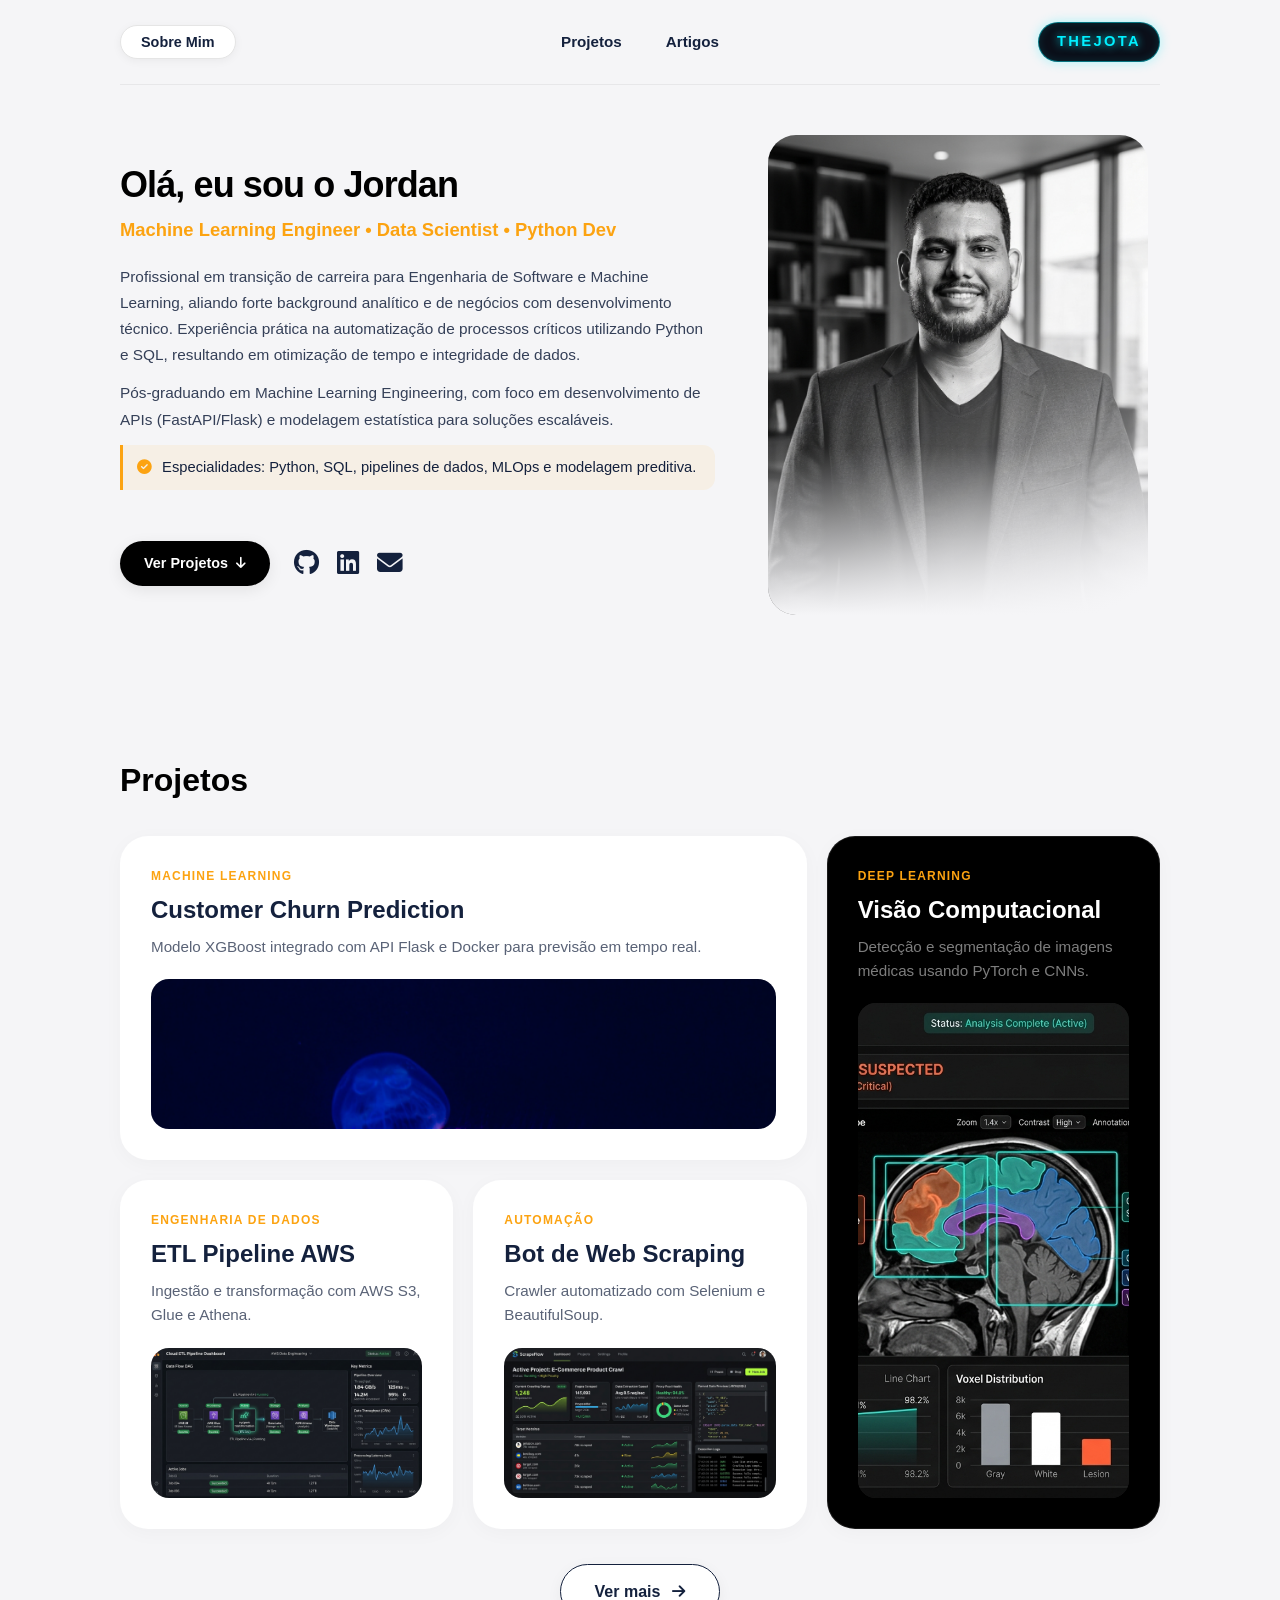
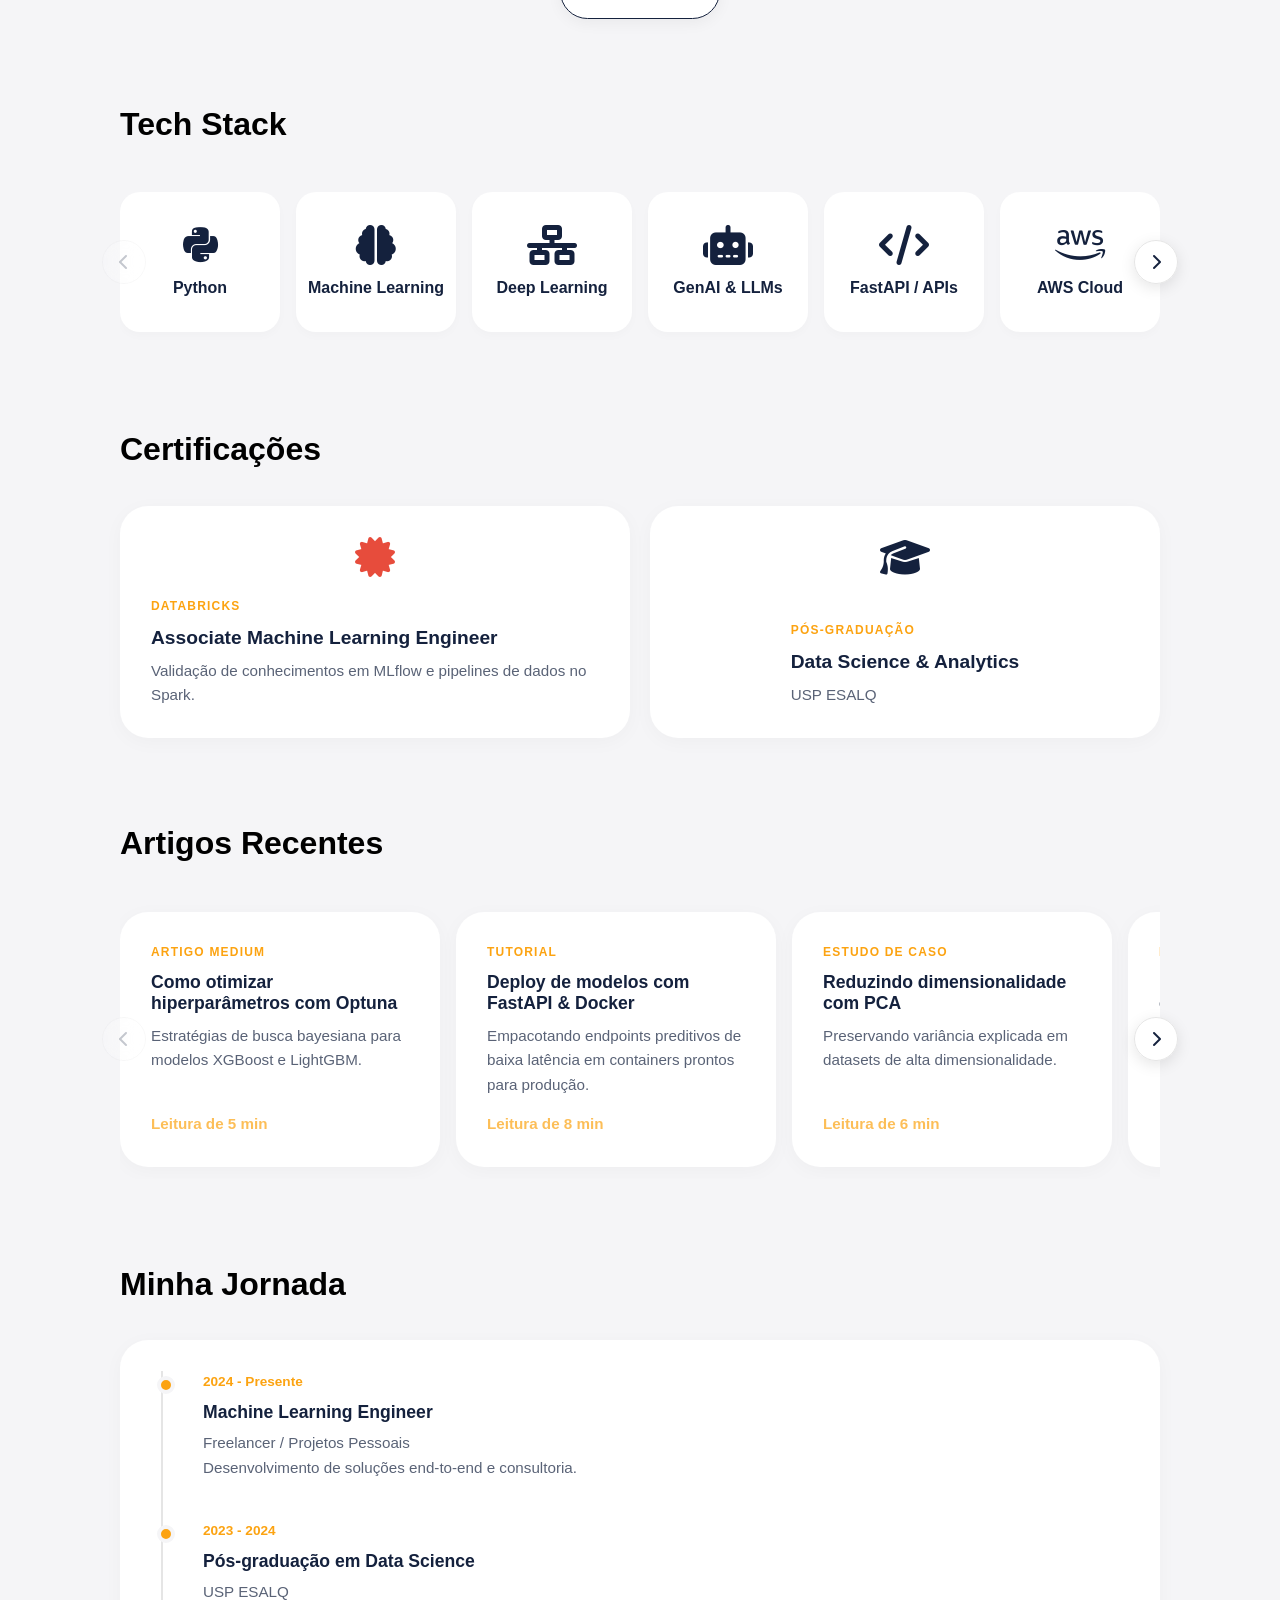
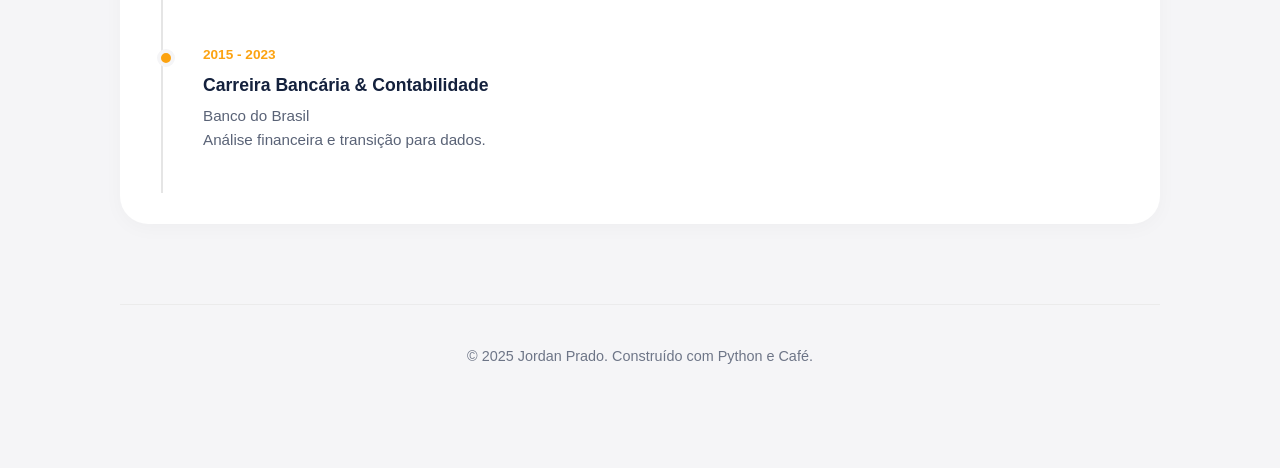
<file: index.html>
<!DOCTYPE html>
<html lang="pt-BR">
<head>
    <meta charset="UTF-8">
    <meta name="viewport" content="width=device-width, initial-scale=1.0">
    <title>Jordan | Portfólio | Machine Learning Engineer</title>
    <!-- <link rel="icon" href="https://github.com/ojotabe.png" type="image/png"> -->
    <link rel="icon" href="https://github.githubassets.com/favicons/favicon.png" type="image/png">
    <link rel="stylesheet" href="style.css">
    <link rel="stylesheet" href="https://cdnjs.cloudflare.com/ajax/libs/font-awesome/6.4.0/css/all.min.css">
</head>
<body>



    <div class="container">
        <nav class="nav-top">
            <div class="nav-left">
                <button class="btn-about" onclick="toggleModal()">Sobre Mim</button>
            </div>
            <div class="nav-center">
                <a href="#projetos" class="nav-link">Projetos</a>
                <a href="#artigos" class="nav-link">Artigos</a>
            </div>
            <div class="nav-right">
                <span class="logo-neon">THEJOTA</span>
            </div>
        </nav>

        <header class="hero" id="sobre">
            <div class="hero-content">
                <div class="hero-text">
                    <h1 class="hero-title">Olá, eu sou o Jordan</h1>
                    <p class="hero-role">Machine Learning Engineer • Data Scientist • Python Dev</p>
                    
                    <div class="hero-about">
                        <p>
                            Profissional em transição de carreira para Engenharia de Software e Machine Learning, aliando forte background analítico e de negócios com desenvolvimento técnico. Experiência prática na automatização de processos críticos utilizando Python e SQL, resultando em otimização de tempo e integridade de dados.
                        </p>
                        <p>
                            Pós-graduando em Machine Learning Engineering, com foco em desenvolvimento de APIs (FastAPI/Flask) e modelagem estatística para soluções escaláveis.
                        </p>
                        <p class="hero-highlight">
                            <i class="fas fa-check-circle"></i> Especialidades: Python, SQL, pipelines de dados, MLOps e modelagem preditiva.
                        </p>
                    </div>

                    <div class="hero-footer-row">
                        <a href="#projetos" class="btn-hero">Ver Projetos <i class="fas fa-arrow-down"></i></a>
                        <div class="social-links">
                            <a href="https://github.com/ojotabe" target="_blank" title="GitHub"><i class="fab fa-github"></i></a>
                            <a href="https://www.linkedin.com/in/jordanbprado/" target="_blank" title="LinkedIn"><i class="fab fa-linkedin"></i></a>
                            <a href="mailto:jordanprad@gmail.com" title="Email"><i class="fas fa-envelope"></i></a>
                        </div>
                    </div>
                </div>

                <div class="hero-media">
                    <div class="hero-image-card">
                        <img src="img/image_thejota.png" alt="Foto de Jordan Prado" class="hero-photo">
                        <div class="hero-photo-gradient"></div>
                    </div>
                </div>
            </div>
        </header>

        <div class="section-title" id="projetos">
            Projetos
        </div>
        
        <div class="bento-grid">
            <a href="projetos.html" class="card span-2">
                <div>
                    <div class="card-category">Machine Learning</div>
                    <div class="card-title">Customer Churn Prediction</div>
                    <div class="card-desc">Modelo XGBoost integrado com API Flask e Docker para previsão em tempo real.</div>
                </div>
                <div class="project-visual">
                    <img src="img/projeto-churn.png" alt="Dashboard do Projeto Customer Churn">
                </div>
            </a>

            <a href="projetos.html" class="card row-2 card-dark">
                <div>
                    <div class="card-category">Deep Learning</div>
                    <div class="card-title">Visão Computacional</div>
                    <div class="card-desc">Detecção e segmentação de imagens médicas usando PyTorch e CNNs.</div>
                </div>
                <div class="project-visual" style="height: 100%;">
                    <img src="img/projeto-visao-computacional.png" alt="Dashboard de Visão Computacional Médica">
                </div>
            </a>

            <a href="projetos.html" class="card">
                <div>
                    <div class="card-category">Engenharia de Dados</div>
                    <div class="card-title">ETL Pipeline AWS</div>
                    <div class="card-desc">Ingestão e transformação com AWS S3, Glue e Athena.</div>
                </div>
                <div class="project-visual">
                    <img src="img/projeto-etl-aws.png" alt="Pipeline de Dados AWS">
                </div>
            </a>

            <a href="projetos.html" class="card">
                <div>
                    <div class="card-category">Automação</div>
                    <div class="card-title">Bot de Web Scraping</div>
                    <div class="card-desc">Crawler automatizado com Selenium e BeautifulSoup.</div>
                </div>
                <div class="project-visual">
                    <img src="img/projeto-web-scraping.png" alt="Bot de Automação e Scraping">
                </div>
            </a>
        </div>

        <div class="projects-actions">
            <a href="projetos.html" class="btn-ver-mais">
                <span>Ver mais</span>
                <i class="fas fa-arrow-right"></i>
            </a>
        </div>

        <div class="section-title">Tech Stack</div>
        <div class="carousel-container">
            <button class="carousel-arrow prev" id="stack-prev" aria-label="Tecnologia anterior">
                <i class="fas fa-chevron-left"></i>
            </button>
            <div class="carousel-track" id="stack-track">
                <a href="pagina-projetos-ml.html" class="stack-card">
                    <div class="stack-content"> 
                        <i class="fab fa-python stack-icon"></i>
                        <span class="stack-label">Python</span>
                    </div>
                    <span class="stack-hover-text">Ver projetos</span>
                </a>

                <a href="pagina-projetos-ml.html" class="stack-card">
                    <div class="stack-content"> 
                        <i class="fas fa-brain stack-icon"></i>
                        <span class="stack-label">Machine Learning</span>
                    </div>
                    <span class="stack-hover-text">Ver projetos</span>
                </a>

                <a href="pagina-projetos-dl.html" class="stack-card">
                    <div class="stack-content">
                        <i class="fas fa-network-wired stack-icon"></i>
                        <span class="stack-label">Deep Learning</span>
                    </div>
                    <span class="stack-hover-text">Ver projetos</span>
                </a>

                <a href="pagina-projetos-genai.html" class="stack-card">
                    <div class="stack-content">
                        <i class="fas fa-robot stack-icon"></i>
                        <span class="stack-label">GenAI & LLMs</span>
                    </div>
                    <span class="stack-hover-text">Ver projetos</span>
                </a>

                <a href="pagina-projetos-api.html" class="stack-card">
                    <div class="stack-content">
                        <i class="fas fa-code stack-icon"></i>
                        <span class="stack-label">FastAPI / APIs</span>
                    </div>
                    <span class="stack-hover-text">Ver projetos</span>
                </a>

                <a href="pagina-projetos-aws.html" class="stack-card">
                    <div class="stack-content">
                        <i class="fab fa-aws stack-icon"></i>
                        <span class="stack-label">AWS Cloud</span>
                    </div>
                    <span class="stack-hover-text">Ver projetos</span>
                </a>

                <a href="projetos.html" class="stack-card">
                    <div class="stack-content">
                        <i class="fab fa-docker stack-icon"></i>
                        <span class="stack-label">Docker</span>
                    </div>
                    <span class="stack-hover-text">Ver projetos</span>
                </a>

                <a href="projetos.html" class="stack-card">
                    <div class="stack-content">
                        <i class="fas fa-database stack-icon"></i>
                        <span class="stack-label">SQL & Bancos</span>
                    </div>
                    <span class="stack-hover-text">Ver projetos</span>
                </a>

                <a href="projetos.html" class="stack-card">
                    <div class="stack-content">
                        <i class="fas fa-fire stack-icon"></i>
                        <span class="stack-label">Databricks</span>
                    </div>
                    <span class="stack-hover-text">Ver projetos</span>
                </a>

                <a href="projetos.html" class="stack-card">
                    <div class="stack-content">
                        <i class="fas fa-cogs stack-icon"></i>
                        <span class="stack-label">MLOps</span>
                    </div>
                    <span class="stack-hover-text">Ver projetos</span>
                </a>

                <a href="https://github.com/ojotabe" target="_blank" class="stack-card">
                    <div class="stack-content">
                        <i class="fab fa-git-alt stack-icon"></i>
                        <span class="stack-label">Git & DevOps</span>
                    </div>
                    <span class="stack-hover-text">Ver projetos</span>
                </a>

                <a href="projetos.html" class="stack-card">
                    <div class="stack-content">
                        <i class="fas fa-microchip stack-icon"></i>
                        <span class="stack-label">PyTorch</span>
                    </div>
                    <span class="stack-hover-text">Ver projetos</span>
                </a>
            </div>
            <button class="carousel-arrow next" id="stack-next" aria-label="Próxima tecnologia">
                <i class="fas fa-chevron-right"></i>
            </button>
        </div>

        <div class="section-title">Certificações</div>
        <div class="bento-grid" style="grid-template-columns: 1fr 1fr;">
            <div class="card cert-card">
                <i class="fas fa-certificate cert-icon"></i>
                <div>
                    <div class="card-category">Databricks</div>
                    <div class="card-title" style="font-size: 1.2rem;">Associate Machine Learning Engineer</div>
                    <div class="card-desc">Validação de conhecimentos em MLflow e pipelines de dados no Spark.</div>
                </div>
            </div>
            <div class="card cert-card">
                <i class="fas fa-graduation-cap cert-icon" style="color: var(--text-main);"></i>
                <div>
                    <div class="card-category">Pós-Graduação</div>
                    <div class="card-title" style="font-size: 1.2rem;">Data Science & Analytics</div>
                    <div class="card-desc">USP ESALQ</div>
                </div>
            </div>
        </div>

        <div class="section-title" id="artigos">Artigos Recentes</div>
        <div class="carousel-container">
            <button class="carousel-arrow prev" id="articles-prev" aria-label="Artigo anterior">
                <i class="fas fa-chevron-left"></i>
            </button>
            <div class="carousel-track" id="articles-track">
                <a href="#" class="card article-card">
                    <div>
                        <div class="card-category">Artigo Medium</div>
                        <div class="card-title" style="font-size: 1.1rem;">Como otimizar hiperparâmetros com Optuna</div>
                        <div class="card-desc" style="margin-top: 10px;">Estratégias de busca bayesiana para modelos XGBoost e LightGBM.</div>
                    </div>
                    <div class="card-desc" style="font-weight: 600; color: var(--accent); margin-top: 15px;">Leitura de 5 min</div>
                </a>

                <a href="#" class="card article-card">
                    <div>
                        <div class="card-category">Tutorial</div>
                        <div class="card-title" style="font-size: 1.1rem;">Deploy de modelos com FastAPI & Docker</div>
                        <div class="card-desc" style="margin-top: 10px;">Empacotando endpoints preditivos de baixa latência em containers prontos para produção.</div>
                    </div>
                    <div class="card-desc" style="font-weight: 600; color: var(--accent); margin-top: 15px;">Leitura de 8 min</div>
                </a>

                <a href="#" class="card article-card">
                    <div>
                        <div class="card-category">Estudo de Caso</div>
                        <div class="card-title" style="font-size: 1.1rem;">Reduzindo dimensionalidade com PCA</div>
                        <div class="card-desc" style="margin-top: 10px;">Preservando variância explicada em datasets de alta dimensionalidade.</div>
                    </div>
                    <div class="card-desc" style="font-weight: 600; color: var(--accent); margin-top: 15px;">Leitura de 6 min</div>
                </a>

                <a href="#" class="card article-card">
                    <div>
                        <div class="card-category">MLOps</div>
                        <div class="card-title" style="font-size: 1.1rem;">Rastreamento e Governança com MLflow</div>
                        <div class="card-desc" style="margin-top: 10px;">Versionamento de experimentos, métricas e artefatos de modelos de Machine Learning.</div>
                    </div>
                    <div class="card-desc" style="font-weight: 600; color: var(--accent); margin-top: 15px;">Leitura de 7 min</div>
                </a>

                <a href="#" class="card article-card">
                    <div>
                        <div class="card-category">Engenharia de Dados</div>
                        <div class="card-title" style="font-size: 1.1rem;">Pipelines ETL com PySpark e Delta Lake</div>
                        <div class="card-desc" style="margin-top: 10px;">Boas práticas para transformações distribuídas na arquitetura Lakehouse.</div>
                    </div>
                    <div class="card-desc" style="font-weight: 600; color: var(--accent); margin-top: 15px;">Leitura de 9 min</div>
                </a>

                <a href="#" class="card article-card">
                    <div>
                        <div class="card-category">GenAI & LLMs</div>
                        <div class="card-title" style="font-size: 1.1rem;">Arquiteturas RAG Avançadas com LangChain</div>
                        <div class="card-desc" style="margin-top: 10px;">Técnicas de reranking e busca semântica para diminuir alucinações em aplicações com IA.</div>
                    </div>
                    <div class="card-desc" style="font-weight: 600; color: var(--accent); margin-top: 15px;">Leitura de 6 min</div>
                </a>
            </div>
            <button class="carousel-arrow next" id="articles-next" aria-label="Próximo artigo">
                <i class="fas fa-chevron-right"></i>
            </button>
        </div>

        <div class="section-title">Minha Jornada</div>
        <div class="card">
            <div class="timeline">
                <div class="timeline-item">
                    <div class="timeline-date">2024 - Presente</div>
                    <div class="timeline-role">Machine Learning Engineer</div>
                    <div class="timeline-company">Freelancer / Projetos Pessoais</div>
                    <p class="card-desc">Desenvolvimento de soluções end-to-end e consultoria.</p>
                </div>
                <div class="timeline-item">
                    <div class="timeline-date">2023 - 2024</div>
                    <div class="timeline-role">Pós-graduação em Data Science</div>
                    <div class="timeline-company">USP ESALQ</div>
                </div>
                <div class="timeline-item">
                    <div class="timeline-date">2015 - 2023</div>
                    <div class="timeline-role">Carreira Bancária & Contabilidade</div>
                    <div class="timeline-company">Banco do Brasil</div>
                    <p class="card-desc">Análise financeira e transição para dados.</p>
                </div>
            </div>
        </div>

        <footer>
            <p>&copy; 2025 Jordan Prado. Construído com Python e Café.</p>
        </footer>

    </div> <div class="modal-overlay" id="aboutModal">
        <div class="modal-content">
            <span class="close-modal" onclick="toggleModal()">&times;</span>
            <h2 style="margin-bottom: 15px;">Sobre Mim</h2>
            <p style="margin-bottom: 15px; color: #555;">
                Profissional em transição de carreira para Engenharia de Software e Machine Learning,
aliando forte background analítico e de negócios com desenvolvimento técnico. Experiência
prática na automatização de processos críticos utilizando Python e SQL, resultando em
otimização de tempo e integridade de dados. Pós-graduando em Machine Learning
Engineering, com foco em desenvolvimento de APIs (FastAPI/Flask), modelagem
estatística. Busco atuar desenvolvendo soluções escaláveis.

            </p>
            <p style="margin-bottom: 15px; color: #555;">
                Minhas especialidades incluem Python, SQL, construção de pipelines de dados e modelagem preditiva.
            </p>
            <p style="color: var(--accent); font-weight: 600;">
                Atualmente focado em Engenharia de Machine Learning e MLOps.
            </p>
        </div>
    </div>

    <script>
        function toggleModal() {
            const modal = document.getElementById('aboutModal');
            if (modal.style.display === 'flex') {
                modal.style.display = 'none';
            } else {
                modal.style.display = 'flex';
            }
        }

        // Fechar ao clicar fora do modal
        window.onclick = function(event) {
            const modal = document.getElementById('aboutModal');
            if (event.target == modal) {
                modal.style.display = 'none';
            }
        }

        // Navegabilidade dos Carrosséis (Tech Stack e Artigos)
        function initCarousel(trackId, prevBtnId, nextBtnId) {
            const track = document.getElementById(trackId);
            const prevBtn = document.getElementById(prevBtnId);
            const nextBtn = document.getElementById(nextBtnId);

            if (!track || !prevBtn || !nextBtn) return;

            function updateArrows() {
                const atStart = track.scrollLeft <= 5;
                const atEnd = track.scrollLeft + track.clientWidth >= track.scrollWidth - 5;
                prevBtn.classList.toggle('disabled', atStart);
                nextBtn.classList.toggle('disabled', atEnd);
            }

            prevBtn.addEventListener('click', () => {
                const scrollAmount = Math.max(220, track.clientWidth * 0.75);
                track.scrollBy({ left: -scrollAmount, behavior: 'smooth' });
            });

            nextBtn.addEventListener('click', () => {
                const scrollAmount = Math.max(220, track.clientWidth * 0.75);
                track.scrollBy({ left: scrollAmount, behavior: 'smooth' });
            });

            track.addEventListener('scroll', updateArrows, { passive: true });
            window.addEventListener('resize', updateArrows);
            updateArrows();
        }

        document.addEventListener('DOMContentLoaded', () => {
            initCarousel('stack-track', 'stack-prev', 'stack-next');
            initCarousel('articles-track', 'articles-prev', 'articles-next');
        });
    </script>

</body>
</html>
</file>
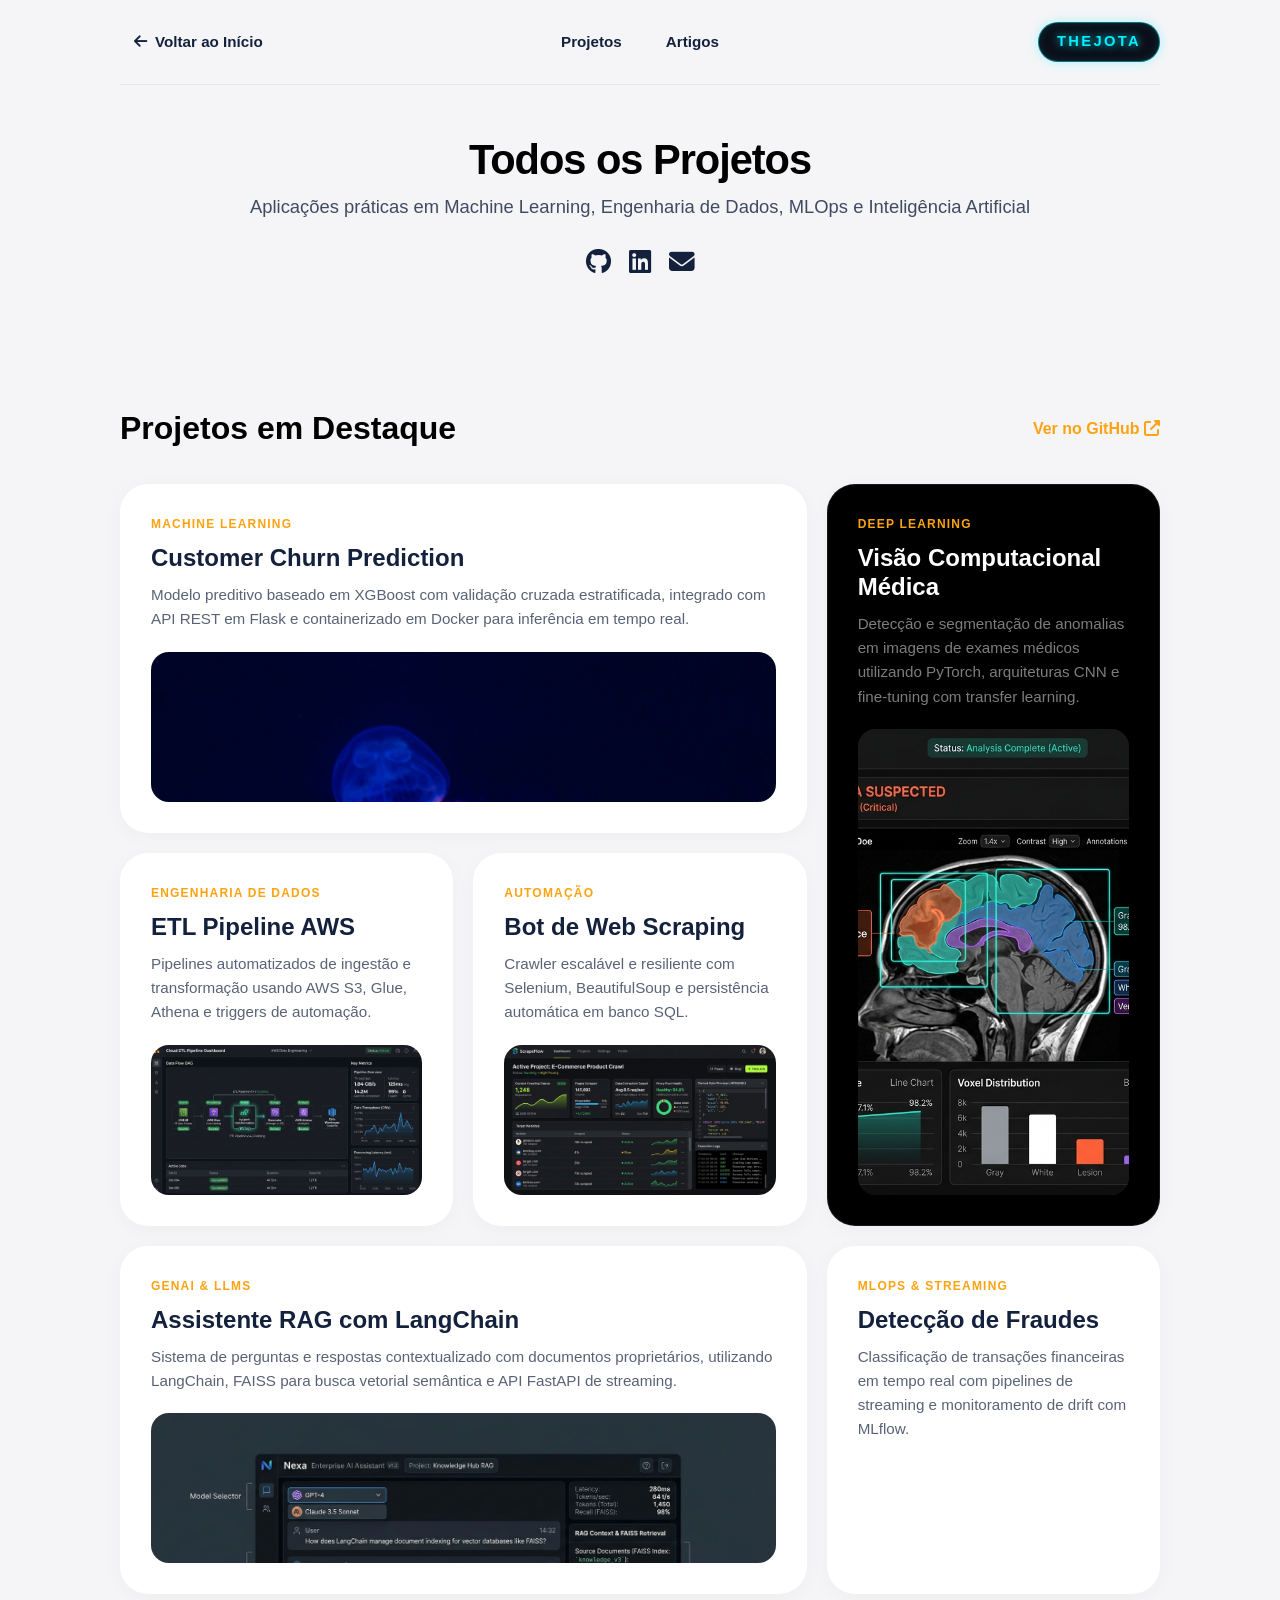
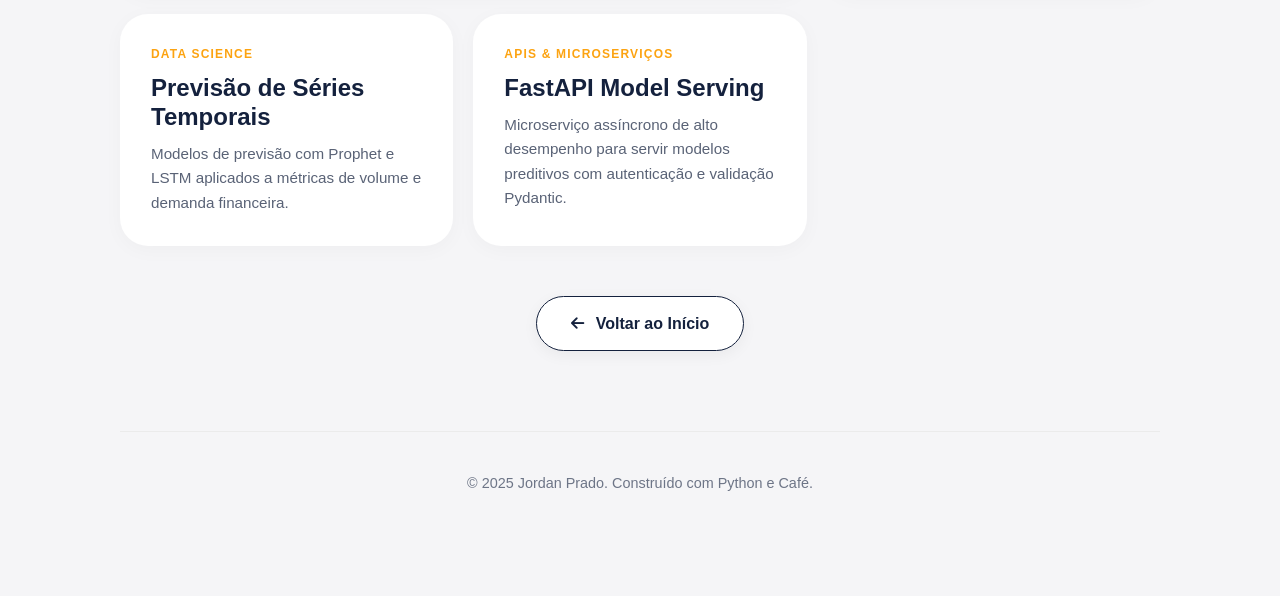
<file: projetos.html>
<!DOCTYPE html>
<html lang="pt-BR">
<head>
    <meta charset="UTF-8">
    <meta name="viewport" content="width=device-width, initial-scale=1.0">
    <title>Jordan | Todos os Projetos | Machine Learning Engineer</title>
    <link rel="icon" href="https://github.githubassets.com/favicons/favicon.png" type="image/png">
    <link rel="stylesheet" href="style.css">
    <link rel="stylesheet" href="https://cdnjs.cloudflare.com/ajax/libs/font-awesome/6.4.0/css/all.min.css">
</head>
<body>

    <div class="container">
        <nav class="nav-top">
            <div class="nav-left">
                <a href="index.html" class="nav-link" style="display: inline-flex; align-items: center; gap: 8px;">
                    <i class="fas fa-arrow-left"></i> Voltar ao Início
                </a>
            </div>
            <div class="nav-center">
                <a href="index.html#projetos" class="nav-link">Projetos</a>
                <a href="index.html#artigos" class="nav-link">Artigos</a>
            </div>
            <div class="nav-right">
                <span class="logo-neon">THEJOTA</span>
            </div>
        </nav>

        <header class="hero" style="padding-bottom: 40px; text-align: center;">
            <h1 class="hero-title" style="text-align: center; font-size: 2.6rem;">Todos os Projetos</h1>
            <p class="hero-role" style="text-align: center; color: var(--text-main); opacity: 0.8; font-weight: 400;">Aplicações práticas em Machine Learning, Engenharia de Dados, MLOps e Inteligência Artificial</p>
            
            <div class="social-links" style="justify-content: center;">
                <a href="https://github.com/ojotabe" target="_blank" title="GitHub"><i class="fab fa-github"></i></a>
                <a href="https://www.linkedin.com/in/jordanbprado/" target="_blank" title="LinkedIn"><i class="fab fa-linkedin"></i></a>
                <a href="mailto:jordanprad@gmail.com" title="Email"><i class="fas fa-envelope"></i></a>
            </div>
        </header>

        <div class="section-title">
            Projetos em Destaque
            <a href="https://github.com/ojotabe?tab=repositories" target="_blank" class="link-ver-mais">
                Ver no GitHub <i class="fas fa-external-link-alt"></i>
            </a>
        </div>
        
        <div class="bento-grid">
            <a href="https://github.com/ojotabe" target="_blank" class="card span-2">
                <div>
                    <div class="card-category">Machine Learning</div>
                    <div class="card-title">Customer Churn Prediction</div>
                    <div class="card-desc">Modelo preditivo baseado em XGBoost com validação cruzada estratificada, integrado com API REST em Flask e containerizado em Docker para inferência em tempo real.</div>
                </div>
                <div class="project-visual">
                    <img src="img/projeto-churn.png" alt="Customer Churn Prediction Dashboard">
                </div>
            </a>

            <a href="https://github.com/ojotabe" target="_blank" class="card row-2 card-dark">
                <div>
                    <div class="card-category">Deep Learning</div>
                    <div class="card-title">Visão Computacional Médica</div>
                    <div class="card-desc">Detecção e segmentação de anomalias em imagens de exames médicos utilizando PyTorch, arquiteturas CNN e fine-tuning com transfer learning.</div>
                </div>
                <div class="project-visual" style="height: 100%;">
                    <img src="img/projeto-visao-computacional.png" alt="Visão Computacional Médica">
                </div>
            </a>

            <a href="https://github.com/ojotabe" target="_blank" class="card">
                <div>
                    <div class="card-category">Engenharia de Dados</div>
                    <div class="card-title">ETL Pipeline AWS</div>
                    <div class="card-desc">Pipelines automatizados de ingestão e transformação usando AWS S3, Glue, Athena e triggers de automação.</div>
                </div>
                <div class="project-visual">
                    <img src="img/projeto-etl-aws.png" alt="ETL Pipeline AWS">
                </div>
            </a>

            <a href="https://github.com/ojotabe" target="_blank" class="card">
                <div>
                    <div class="card-category">Automação</div>
                    <div class="card-title">Bot de Web Scraping</div>
                    <div class="card-desc">Crawler escalável e resiliente com Selenium, BeautifulSoup e persistência automática em banco SQL.</div>
                </div>
                <div class="project-visual">
                    <img src="img/projeto-web-scraping.png" alt="Bot de Web Scraping">
                </div>
            </a>

            <a href="https://github.com/ojotabe" target="_blank" class="card span-2">
                <div>
                    <div class="card-category">GenAI & LLMs</div>
                    <div class="card-title">Assistente RAG com LangChain</div>
                    <div class="card-desc">Sistema de perguntas e respostas contextualizado com documentos proprietários, utilizando LangChain, FAISS para busca vetorial semântica e API FastAPI de streaming.</div>
                </div>
                <div class="project-visual">
                    <img src="img/projeto-rag.png" alt="Assistente RAG com LangChain">
                </div>
            </a>

            <a href="https://github.com/ojotabe" target="_blank" class="card">
                <div>
                    <div class="card-category">MLOps & Streaming</div>
                    <div class="card-title">Detecção de Fraudes</div>
                    <div class="card-desc">Classificação de transações financeiras em tempo real com pipelines de streaming e monitoramento de drift com MLflow.</div>
                </div>
            </a>

            <a href="https://github.com/ojotabe" target="_blank" class="card">
                <div>
                    <div class="card-category">Data Science</div>
                    <div class="card-title">Previsão de Séries Temporais</div>
                    <div class="card-desc">Modelos de previsão com Prophet e LSTM aplicados a métricas de volume e demanda financeira.</div>
                </div>
            </a>

            <a href="https://github.com/ojotabe" target="_blank" class="card">
                <div>
                    <div class="card-category">APIs & Microserviços</div>
                    <div class="card-title">FastAPI Model Serving</div>
                    <div class="card-desc">Microserviço assíncrono de alto desempenho para servir modelos preditivos com autenticação e validação Pydantic.</div>
                </div>
            </a>
        </div>

        <div style="text-align: center; margin-top: 50px;">
            <a href="index.html" class="btn-ver-mais">
                <i class="fas fa-arrow-left"></i>
                <span>Voltar ao Início</span>
            </a>
        </div>

        <footer>
            <p>&copy; 2025 Jordan Prado. Construído com Python e Café.</p>
        </footer>

    </div>

    <div class="modal-overlay" id="aboutModal">
        <div class="modal-content">
            <span class="close-modal" onclick="toggleModal()">&times;</span>
            <h2 style="margin-bottom: 15px;">Sobre Mim</h2>
            <p style="margin-bottom: 15px; color: #555;">
                Profissional em transição de carreira para Engenharia de Software e Machine Learning,
                aliando forte background analítico e de negócios com desenvolvimento técnico. Experiência
                prática na automatização de processos críticos utilizando Python e SQL, resultando em
                otimização de tempo e integridade de dados. Pós-graduando em Machine Learning
                Engineering, com foco em desenvolvimento de APIs (FastAPI/Flask), modelagem
                estatística. Busco atuar desenvolvendo soluções escaláveis.
            </p>
            <p style="margin-bottom: 15px; color: #555;">
                Minhas especialidades incluem Python, SQL, construção de pipelines de dados e modelagem preditiva.
            </p>
            <p style="color: var(--accent); font-weight: 600;">
                Atualmente focado em Engenharia de Machine Learning e MLOps.
            </p>
        </div>
    </div>

    <script>
        function toggleModal() {
            const modal = document.getElementById('aboutModal');
            if (modal.style.display === 'flex') {
                modal.style.display = 'none';
            } else {
                modal.style.display = 'flex';
            }
        }

        window.onclick = function(event) {
            const modal = document.getElementById('aboutModal');
            if (event.target == modal) {
                modal.style.display = 'none';
            }
        }
    </script>

</body>
</html>
</file>
<file: style.css>
/* style.css */

:root {
    /* Paleta de Cores */
    --bg-page: #f5f5f7;      /* Off-white Apple */
    --bg-card: #ffffff;      /* Branco puro para destaque */
    --bg-secondary: #E5E5E5; /* Cinza claro para detalhes */
    --text-main: #14213D;    /* Azul Oxford Escuro (Cor principal do texto) */
    --text-black: #000000;   /* Preto absoluto */
    --accent: #FCA311;       /* Laranja vibrante (Detalhes) */
    --radius: 28px;          /* Arredondamento Apple */
    --transition: all 0.3s ease;
}

html {
    scroll-behavior: smooth;
}

* { margin: 0; padding: 0; box-sizing: border-box; }

body {
    font-family: -apple-system, BlinkMacSystemFont, "Segoe UI", Roboto, Helvetica, Arial, sans-serif;
    background-color: var(--bg-page);
    color: var(--text-main);
    line-height: 1.6;
    padding-bottom: 60px;
    position: relative; /* Para o posicionamento do botão About */
    overflow-x: hidden;
}

a { text-decoration: none; color: inherit; }

.container {
    max-width: 1080px;
    margin: 0 auto;
    padding: 0 20px;
}

/* --- CABEÇALHO / NAVEGAÇÃO --- */
.nav-top {
    display: flex;
    justify-content: space-between;
    align-items: center;
    padding: 22px 0;
    margin-bottom: 20px;
    border-bottom: 1px solid rgba(0, 0, 0, 0.06);
}

.nav-left, .nav-right {
    flex: 1;
    display: flex;
    align-items: center;
}

.nav-right {
    justify-content: flex-end;
}

.nav-center {
    display: flex;
    align-items: center;
    justify-content: center;
    gap: 16px;
}

.nav-link {
    font-size: 0.95rem;
    font-weight: 600;
    color: var(--text-main);
    padding: 6px 14px;
    border-radius: 50px;
    transition: var(--transition);
    text-decoration: none;
}

.nav-link:hover {
    color: var(--accent);
    background: rgba(0, 0, 0, 0.04);
}

/* Marca Neon THEJOTA */
.logo-neon {
    font-size: 0.92rem;
    font-weight: 800;
    letter-spacing: 0.16em;
    text-transform: uppercase;
    color: #00f0ff;
    background: #0b0f19;
    padding: 7px 18px;
    border-radius: 50px;
    border: 1px solid rgba(0, 240, 255, 0.45);
    box-shadow: 0 0 12px rgba(0, 240, 255, 0.3), inset 0 0 8px rgba(0, 240, 255, 0.12);
    text-shadow: 0 0 8px rgba(0, 240, 255, 0.9);
    display: inline-flex;
    align-items: center;
    cursor: default;
    transition: var(--transition);
}

.logo-neon:hover {
    border-color: #00f0ff;
    box-shadow: 0 0 20px rgba(0, 240, 255, 0.6), inset 0 0 12px rgba(0, 240, 255, 0.25);
    text-shadow: 0 0 12px rgba(0, 240, 255, 1);
    transform: translateY(-2px);
}

.btn-about {
    background: var(--bg-card);
    border: 1px solid var(--bg-secondary);
    padding: 8px 20px;
    border-radius: 50px;
    font-weight: 600;
    font-size: 0.9rem;
    cursor: pointer;
    transition: var(--transition);
    color: var(--text-main);
    box-shadow: 0 2px 10px rgba(0,0,0,0.05);
}

.btn-about:hover {
    transform: translateY(-2px);
    box-shadow: 0 5px 15px rgba(0,0,0,0.1);
    color: var(--accent);
}

/* --- HERO SECTION --- */
.hero {
    text-align: left;
    padding: 30px 0 60px;
}

.hero-content {
    display: grid;
    grid-template-columns: 1.25fr 0.85fr;
    gap: 40px;
    align-items: center;
}

.hero-text {
    display: flex;
    flex-direction: column;
}

.hero-title {
    font-size: 2.25rem;
    font-weight: 800;
    letter-spacing: -0.025em;
    color: var(--text-black);
    margin-bottom: 8px;
    line-height: 1.2;
}

.hero-role {
    font-size: 1.15rem;
    color: var(--accent);
    font-weight: 600;
    margin-bottom: 20px;
}

.hero-about {
    font-size: 0.96rem;
    color: var(--text-main);
    line-height: 1.7;
    margin-bottom: 24px;
}

.hero-about p {
    margin-bottom: 12px;
    opacity: 0.85;
}

.hero-highlight {
    background: rgba(252, 163, 17, 0.08);
    border-left: 3px solid var(--accent);
    padding: 10px 14px;
    border-radius: 0 12px 12px 0;
    font-size: 0.92rem;
    color: var(--text-main);
    opacity: 1 !important;
}

.hero-highlight i {
    color: var(--accent);
    margin-right: 6px;
}

.hero-footer-row {
    display: flex;
    align-items: center;
    gap: 24px;
    flex-wrap: wrap;
    margin-top: 15px;
}

.btn-hero {
    background: var(--text-black);
    color: #ffffff;
    padding: 11px 24px;
    border-radius: 50px;
    font-weight: 600;
    font-size: 0.9rem;
    display: inline-flex;
    align-items: center;
    gap: 8px;
    transition: var(--transition);
    box-shadow: 0 4px 15px rgba(0, 0, 0, 0.08);
    text-decoration: none;
}

.btn-hero:hover {
    background: var(--accent);
    color: #ffffff;
    transform: translateY(-2px);
    box-shadow: 0 8px 20px rgba(252, 163, 17, 0.25);
}

.btn-hero i {
    font-size: 0.8rem;
    transition: transform 0.2s ease;
}

.btn-hero:hover i {
    transform: translateY(2px);
}

.social-links {
    display: flex;
    justify-content: flex-start;
    gap: 18px;
}

.social-links a {
    font-size: 1.6rem;
    color: var(--text-main);
    transition: var(--transition);
}

.social-links a:hover {
    color: var(--accent);
    transform: scale(1.15);
}

/* Foto no lado direito do Hero */
.hero-media {
    display: flex;
    justify-content: center;
    align-items: center;
}

.hero-image-card {
    position: relative;
    width: 100%;
    max-width: 380px;
    border-radius: var(--radius);
    overflow: hidden;
    background: transparent;
    display: flex;
    justify-content: center;
}

.hero-photo {
    width: 100%;
    height: auto;
    max-height: 480px;
    object-fit: cover;
    object-position: top center;
    display: block;
    /* Gradiente de transparência do topo esquerdo para o bottom */
    -webkit-mask-image: linear-gradient(150deg, rgba(0, 0, 0, 1) 0%, rgba(0, 0, 0, 1) 35%, rgba(0, 0, 0, 0.7) 65%, rgba(0, 0, 0, 0) 96%);
    mask-image: linear-gradient(150deg, rgba(0, 0, 0, 1) 0%, rgba(0, 0, 0, 1) 35%, rgba(0, 0, 0, 0.7) 65%, rgba(0, 0, 0, 0) 96%);
    transition: var(--transition);
}

.hero-photo-gradient {
    position: absolute;
    top: 0;
    left: 0;
    width: 100%;
    height: 100%;
    pointer-events: none;
    background: linear-gradient(to bottom, transparent 65%, var(--bg-page) 100%);
}

/* --- TITULOS DAS SEÇÕES --- */
.section-title {
    font-size: 2rem;
    font-weight: 700;
    margin-bottom: 30px;
    margin-top: 80px;
    color: var(--text-black);
    display: flex;
    align-items: center;
    justify-content: space-between;
}

.link-ver-mais {
    font-size: 1rem;
    color: var(--accent);
    font-weight: 600;
}

.link-ver-mais:hover { text-decoration: underline; }

/* --- BENTO GRID (GERAL) --- */
.bento-grid {
    display: grid;
    grid-template-columns: repeat(3, 1fr); /* 3 Colunas padrão */
    gap: 20px;
    grid-auto-rows: minmax(200px, auto);
}

.card {
    background: var(--bg-card);
    border-radius: var(--radius);
    padding: 30px;
    transition: var(--transition);
    border: 1px solid transparent;
    display: flex;
    flex-direction: column;
    justify-content: space-between;
    overflow: hidden;
    position: relative;
    box-shadow: 0 4px 20px rgba(0,0,0,0.03);
}

.card:hover {
    transform: scale(1.02);
    box-shadow: 0 15px 30px rgba(0,0,0,0.08);
    border-color: rgba(0,0,0,0.05);
}

/* Tipografia dentro dos Cards */
.card-category {
    font-size: 0.75rem;
    font-weight: 700;
    text-transform: uppercase;
    letter-spacing: 0.1em;
    color: var(--accent);
    margin-bottom: 10px;
}

.card-title {
    font-size: 1.5rem;
    font-weight: 700;
    line-height: 1.2;
    margin-bottom: 10px;
}

.card-desc {
    font-size: 0.95rem;
    color: var(--text-main);
    opacity: 0.7;
}

/* Variações do Bento Grid */
.span-2 { grid-column: span 2; }
.row-2 { grid-row: span 2; }

/* Estilização específica para Projetos (Mockups e Imagens) */
.project-visual {
    width: 100%;
    height: 150px;
    background: var(--bg-secondary);
    border-radius: 18px;
    margin-top: 20px;
    display: flex;
    align-items: center;
    justify-content: center;
    font-size: 2rem;
    color: #999;
    overflow: hidden;
    position: relative;
}

.project-visual img {
    width: 100%;
    height: 100%;
    object-fit: cover;
    object-position: center top;
    display: block;
    transition: transform 0.4s ease;
}

.card:hover .project-visual img {
    transform: scale(1.05);
}

.card.row-2 .project-visual {
    height: 100%;
    min-height: 220px;
}

/* --- TECH STACK (HOVER FIX) --- */
.stack-grid {
    display: grid;
    grid-template-columns: repeat(auto-fit, minmax(150px, 1fr));
    gap: 15px;
}

.stack-card {
    background: var(--bg-card);
    border-radius: 20px;
    height: 140px; /* Aumentei um pouco para caber o texto */
    display: flex;
    align-items: center;
    justify-content: center;
    position: relative;
    cursor: pointer;
    box-shadow: 0 4px 10px rgba(0,0,0,0.02);
    transition: var(--transition);
    text-align: center;
}

/* Agrupa ícone e texto para animarem juntos */
.stack-content {
    display: flex;
    flex-direction: column;
    align-items: center;
    gap: 10px; /* Espaço entre ícone e texto */
    transition: var(--transition);
}

.stack-icon {
    font-size: 2.5rem;
    color: var(--text-main);
}

.stack-label {
    font-size: 1rem;
    font-weight: 600;
    color: var(--text-main);
}

/* O texto escondido "Ver projetos" */
.stack-hover-text {
    position: absolute;
    opacity: 0;
    font-weight: 700;
    color: var(--accent);
    text-align: center;
    font-size: 0.9rem;
    transition: var(--transition);
    transform: translateY(10px);
}

/* EFEITO HOVER: Some o conteúdo (ícone+texto) e aparece o "Ver projetos" */
.stack-card:hover .stack-content {
    opacity: 0;
    transform: scale(0.5);
}

.stack-card:hover .stack-hover-text {
    opacity: 1;
    transform: translateY(0);
}

/* --- TIMELINE (JORNADA) --- */
.timeline {
    position: relative;
    padding-left: 20px;
    border-left: 2px solid var(--bg-secondary);
    margin-left: 10px;
}

.timeline-item {
    margin-bottom: 40px;
    position: relative;
    padding-left: 20px;
}

.timeline-item::before {
    content: '';
    position: absolute;
    left: -26px; /* Ajuste para centralizar na linha */
    top: 5px;
    width: 10px;
    height: 10px;
    background: var(--accent);
    border-radius: 50%;
    border: 4px solid var(--bg-page);
}

.timeline-date {
    font-size: 0.85rem;
    font-weight: 600;
    color: var(--accent);
}

.timeline-role {
    font-size: 1.1rem;
    font-weight: 700;
    margin: 5px 0;
}

.timeline-company {
    font-size: 0.95rem;
    opacity: 0.7;
}

/* --- CERTIFICAÇÕES --- */
.cert-card {
    display: flex;
    align-items: center;
    gap: 20px;
}
.cert-icon {
    font-size: 2.5rem;
    color: #E74C3C; /* Cor Databricks aproximada */
}

/* --- MODAL (POP-UP) --- */
.modal-overlay {
    display: none; /* Oculto por padrão */
    position: fixed;
    top: 0; left: 0;
    width: 100%; height: 100%;
    background: rgba(0,0,0,0.5);
    backdrop-filter: blur(5px);
    z-index: 1000;
    justify-content: center;
    align-items: center;
}

.modal-content {
    background: var(--bg-card);
    padding: 40px;
    border-radius: var(--radius);
    max-width: 600px;
    width: 90%;
    position: relative;
    box-shadow: 0 20px 50px rgba(0,0,0,0.2);
    animation: modalPop 0.3s ease-out;
}

.close-modal {
    position: absolute;
    top: 20px; right: 20px;
    font-size: 1.5rem;
    cursor: pointer;
    color: var(--text-main);
}

@keyframes modalPop {
    from { transform: scale(0.9); opacity: 0; }
    to { transform: scale(1); opacity: 1; }
}

/* --- FOOTER --- */
footer {
    text-align: center;
    margin-top: 80px;
    padding: 40px 0;
    border-top: 1px solid var(--bg-secondary);
    color: var(--text-main);
    font-size: 0.9rem;
    opacity: 0.6;
}

/* --- SCROLL MARGINS PARA ÂNCORAS --- */
.section-title {
    scroll-margin-top: 35px;
}

#sobre {
    scroll-margin-top: 20px;
}

/* --- RESPONSIVO --- */
@media (max-width: 860px) {
    .hero-content {
        grid-template-columns: 1fr;
        gap: 35px;
    }
    .hero-image-card {
        max-width: 320px;
        margin: 0 auto;
    }
    .hero-title {
        font-size: 1.95rem;
    }
}

@media (max-width: 768px) {
    .bento-grid { grid-template-columns: 1fr; }
    .span-2, .row-2 { grid-column: span 1; grid-row: span 1; }
}

@media (max-width: 600px) {
    .nav-top {
        gap: 6px;
        padding: 16px 0;
    }
    .nav-center {
        gap: 6px;
    }
    .nav-link {
        padding: 4px 8px;
        font-size: 0.82rem;
    }
    .logo-neon {
        font-size: 0.78rem;
        padding: 5px 12px;
        letter-spacing: 0.1em;
    }
}

/* --- VARIAÇÃO DE CARD: FUNDO ESCURO --- */
.card.card-dark {
    background-color: var(--text-black); /* Usa o preto da sua paleta */
    color: #FCA311;
    border: 1px solid rgba(255, 255, 255, 0.1); /* Borda sutil para separar do fundo */
}

/* Força cores claras nos textos internos */
.card.card-dark .card-title {
    color: #ffffff;
}

.card.card-dark .card-desc {
    color: rgba(255, 255, 255, 0.7); /* Branco com transparência para hierarquia */
}

/* Ajusta o fundo da "imagem" placeholder para ficar sutil */
.card.card-dark .project-visual {
    background-color: rgba(255, 255, 255, 0.1);
    color: rgba(255, 255, 255, 0.3);
}

/* Se quiser o ícone de categoria (ex: Machine Learning) em outra cor */
.card.card-dark .card-category {
    color: var(--accent); /* Mantém o laranja, que contrasta bem com preto */
}


/* --- BOTÃO VER MAIS (PROJETOS) --- */
.projects-actions {
    display: flex;
    justify-content: center;
    margin-top: 35px;
}

.btn-ver-mais {
    display: inline-flex;
    align-items: center;
    gap: 12px;
    background: var(--bg-card);
    color: var(--text-main);
    border: 1.5px solid var(--text-main);
    padding: 14px 34px;
    border-radius: 50px;
    font-weight: 600;
    font-size: 1rem;
    transition: var(--transition);
    box-shadow: 0 4px 15px rgba(0, 0, 0, 0.05);
    cursor: pointer;
    text-decoration: none;
}

.btn-ver-mais i {
    transition: transform 0.3s ease, color 0.3s ease;
    font-size: 0.95rem;
}

.btn-ver-mais:hover {
    background: var(--text-black);
    color: #ffffff;
    border-color: var(--text-black);
    transform: translateY(-3px);
    box-shadow: 0 10px 25px rgba(0, 0, 0, 0.15);
}

.btn-ver-mais:hover i {
    transform: translateX(5px);
    color: var(--accent);
}

/* --- COMPONENTE CARROSSEL NAVEGÁVEL --- */
.carousel-container {
    position: relative;
    display: flex;
    align-items: center;
    width: 100%;
}

.carousel-track {
    display: flex;
    gap: 16px;
    overflow-x: auto;
    scroll-behavior: smooth;
    scroll-snap-type: x mandatory;
    scrollbar-width: none; /* Firefox */
    -ms-overflow-style: none; /* IE/Edge */
    padding: 12px 4px;
    width: 100%;
}

.carousel-track::-webkit-scrollbar {
    display: none; /* Chrome, Safari, Edge */
}

/* Setas de navegação */
.carousel-arrow {
    position: absolute;
    top: 50%;
    transform: translateY(-50%);
    width: 44px;
    height: 44px;
    border-radius: 50%;
    background: rgba(255, 255, 255, 0.95);
    backdrop-filter: blur(8px);
    border: 1px solid var(--bg-secondary);
    color: var(--text-main);
    display: flex;
    align-items: center;
    justify-content: center;
    cursor: pointer;
    box-shadow: 0 4px 15px rgba(0, 0, 0, 0.1);
    z-index: 10;
    transition: var(--transition);
    font-size: 1rem;
}

.carousel-arrow:hover:not(.disabled) {
    background: var(--text-black);
    color: #ffffff;
    border-color: var(--text-black);
    transform: translateY(-50%) scale(1.1);
    box-shadow: 0 6px 20px rgba(0, 0, 0, 0.18);
}

.carousel-arrow:active:not(.disabled) {
    transform: translateY(-50%) scale(0.95);
}

.carousel-arrow.prev {
    left: -18px;
}

.carousel-arrow.next {
    right: -18px;
}

.carousel-arrow.disabled {
    opacity: 0.25;
    cursor: not-allowed;
    pointer-events: none;
    box-shadow: none;
}

/* Cards dentro do carrossel */
.carousel-track .stack-card {
    flex: 0 0 160px;
    width: 160px;
    scroll-snap-align: start;
}

.carousel-track .article-card {
    flex: 0 0 320px;
    width: 320px;
    scroll-snap-align: start;
    min-height: 190px;
}

/* Responsividade do Carrossel */
@media (max-width: 768px) {
    .carousel-arrow.prev {
        left: -8px;
    }
    .carousel-arrow.next {
        right: -8px;
    }
    .carousel-track .stack-card {
        flex: 0 0 140px;
        width: 140px;
    }
    .carousel-track .article-card {
        flex: 0 0 85%;
        width: 85%;
    }
}
</file>
